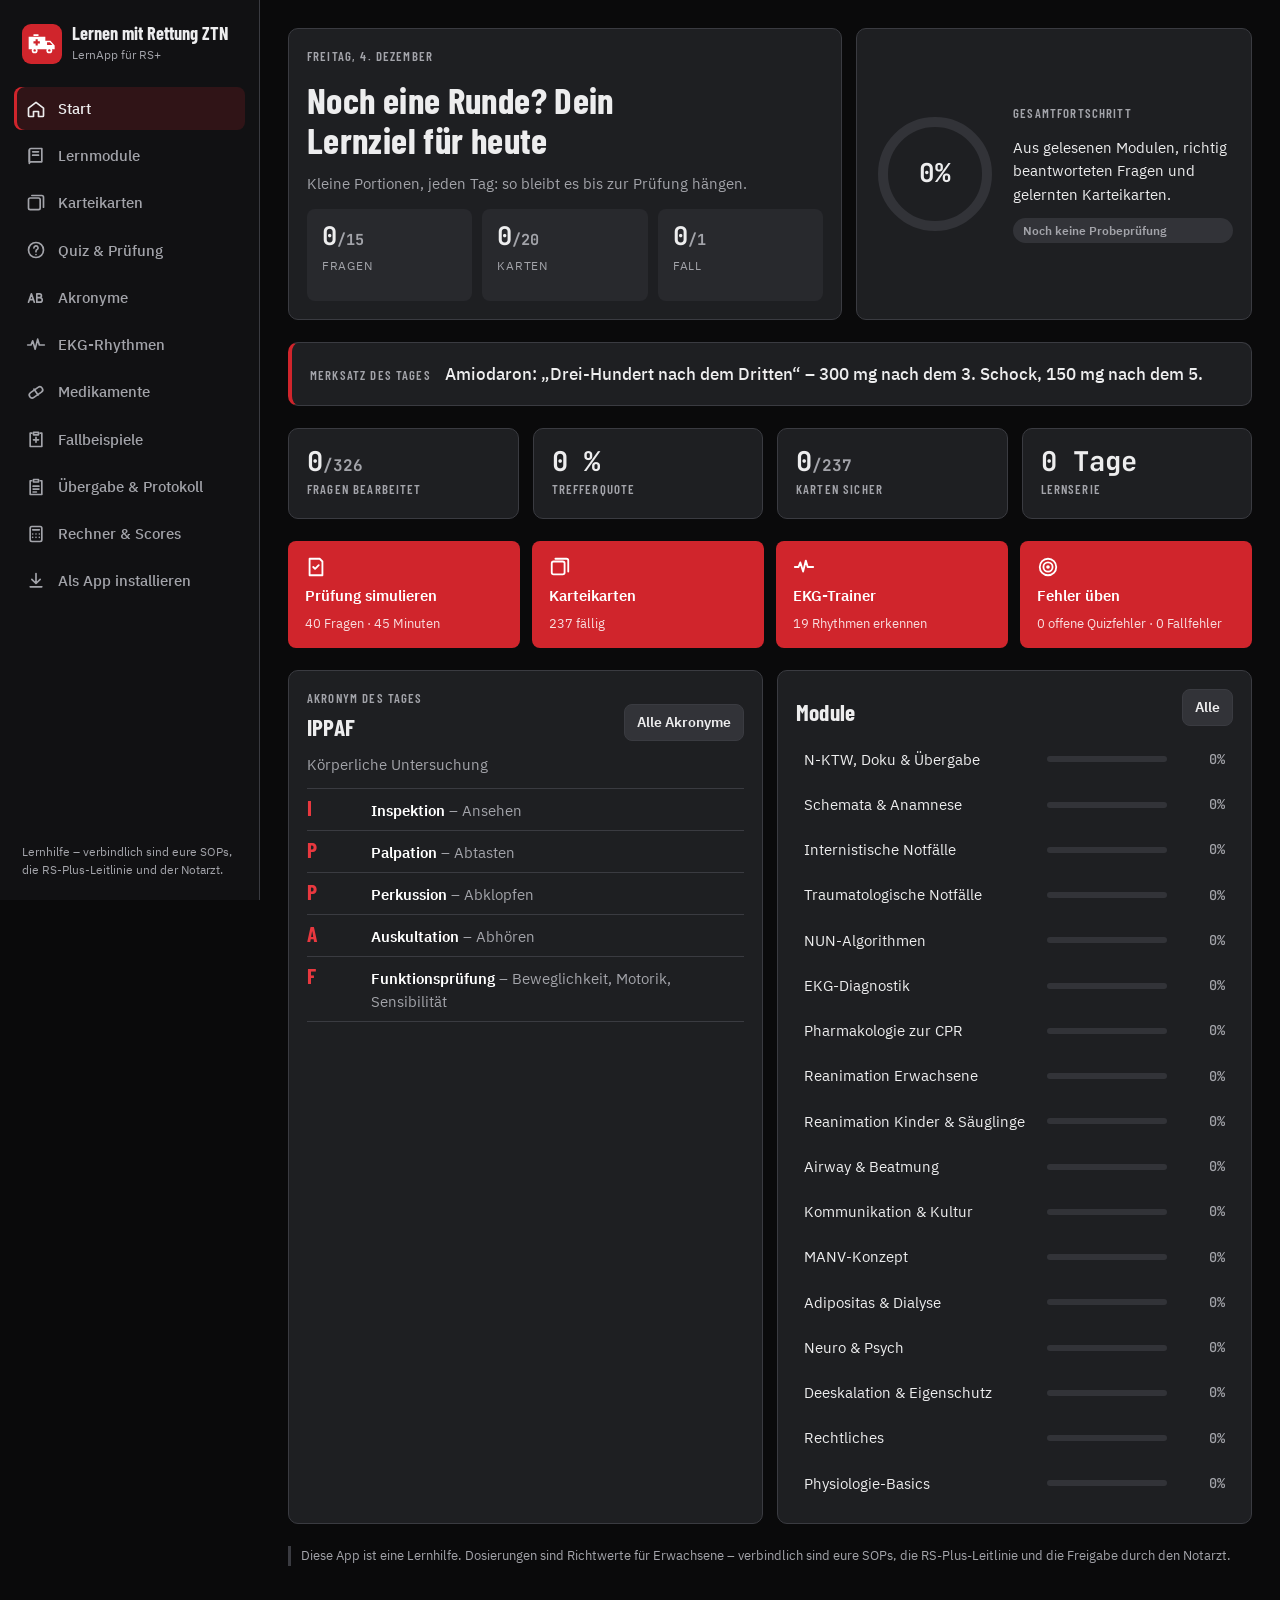
<file: index.html>
<!doctype html>
<html lang="de">
<head>
  <meta charset="utf-8">
  <meta name="viewport" content="width=device-width, initial-scale=1, viewport-fit=cover">
  <meta name="theme-color" content="#0a0a0b">
  <title>Lernen mit Rettung ZTN</title>
  <link rel="stylesheet" href="css/fonts.css">
  <link rel="stylesheet" href="css/app.css">
  <link rel="manifest" href="manifest.webmanifest">
  <link rel="icon" href="icons/icon.svg" type="image/svg+xml">
  <link rel="apple-touch-icon" href="icons/apple-touch-icon.png">
  <meta name="apple-mobile-web-app-capable" content="yes">
  <meta name="apple-mobile-web-app-status-bar-style" content="black">
  <meta name="apple-mobile-web-app-title" content="Rettung ZTN">
</head>
<body>
  <div id="app"></div>
  <noscript>Bitte JavaScript aktivieren, um die Lernapp zu nutzen.</noscript>
  <script src="js/data/akronyme.js"></script>
  <script src="js/data/module.js"></script>
  <script src="js/data/fragen.js"></script>
  <script src="js/data/medikamente.js"></script>
  <script src="js/data/faelle.js"></script>
  <script src="js/data/entscheidungen.js"></script>
  <script src="js/data/ekg.js"></script>
  <script src="js/app.js"></script>
</body>
</html>
</file>
<file: css/fonts.css>
/* Schriften lokal eingebunden (SIL Open Font License, siehe fonts/LICENSE-*.txt) – keine Verbindung zu Google */
@font-face { font-family: 'Barlow Condensed'; font-style: normal; font-weight: 600; font-display: swap; src: url('../fonts/barlow-condensed-latin-600-normal.woff2') format('woff2'); }
@font-face { font-family: 'Barlow Condensed'; font-style: normal; font-weight: 700; font-display: swap; src: url('../fonts/barlow-condensed-latin-700-normal.woff2') format('woff2'); }
@font-face { font-family: 'IBM Plex Sans'; font-style: normal; font-weight: 400; font-display: swap; src: url('../fonts/ibm-plex-sans-latin-400-normal.woff2') format('woff2'); }
@font-face { font-family: 'IBM Plex Sans'; font-style: normal; font-weight: 500; font-display: swap; src: url('../fonts/ibm-plex-sans-latin-500-normal.woff2') format('woff2'); }
@font-face { font-family: 'IBM Plex Sans'; font-style: normal; font-weight: 600; font-display: swap; src: url('../fonts/ibm-plex-sans-latin-600-normal.woff2') format('woff2'); }
@font-face { font-family: 'JetBrains Mono'; font-style: normal; font-weight: 500; font-display: swap; src: url('../fonts/jetbrains-mono-latin-500-normal.woff2') format('woff2'); }
@font-face { font-family: 'JetBrains Mono'; font-style: normal; font-weight: 700; font-display: swap; src: url('../fonts/jetbrains-mono-latin-700-normal.woff2') format('woff2'); }
</file>
<file: css/app.css>
/* RS Plus Lernapp – Layout: Seitenleiste (Desktop) bzw. Tab-Leiste (Handy), Inhalt in anthrazitfarbenen Feldern auf Schwarz */
:root {
  color-scheme: dark;
  --bg: #0a0a0b;
  --surface: #1e1f22;
  --surface-2: #28292d;
  --surface-3: #323338;
  --line: #3a3b41;
  --text: #ededee;
  --muted: #a3a4aa;
  --red: #d0252c;
  --red-hi: #e8383f;
  --red-soft: rgba(208, 37, 44, 0.16);
  --ok: #3db37c;
  --ok-soft: rgba(61, 179, 124, 0.15);
  --warn: #e2a23a;
  --warn-soft: rgba(226, 162, 58, 0.15);
  --ekg-bg: #0e0e0f;
  --ekg-gs: #2b1517;
  --ekg-gl: #4d1e22;
  --ekg-line: #5ef08f;
  --f-display: 'Barlow Condensed', 'Arial Narrow', 'Roboto Condensed', sans-serif;
  --f-body: 'IBM Plex Sans', system-ui, -apple-system, 'Segoe UI', Roboto, sans-serif;
  --f-mono: 'JetBrains Mono', ui-monospace, 'SFMono-Regular', Menlo, monospace;
  --r: 10px;
  --nav-h: 64px;
}

* { box-sizing: border-box; }
html, body { margin: 0; background: var(--bg); color: var(--text); }
body { font-family: var(--f-body); font-size: 15px; line-height: 1.55; -webkit-font-smoothing: antialiased; }
img, svg { max-width: 100%; }
[hidden] { display: none !important; }
button { font: inherit; color: inherit; }
a { color: var(--red-hi); }
:focus-visible { outline: 2px solid var(--red-hi); outline-offset: 2px; }
h1, h2, h3 { font-family: var(--f-display); font-weight: 700; letter-spacing: 0.01em; line-height: 1.1; margin: 0; text-wrap: balance; }
h1 { font-size: 2rem; }
h2 { font-size: 1.45rem; }
h3 { font-size: 1.15rem; }
p { margin: 0; }
.mono { font-family: var(--f-mono); font-variant-numeric: tabular-nums; }
.muted { color: var(--muted); }
.label { font-family: var(--f-display); text-transform: uppercase; letter-spacing: 0.09em; font-size: 0.8rem; color: var(--muted); font-weight: 600; }

/* ---------- Grundgerüst ---------- */
.app { display: grid; grid-template-columns: 260px minmax(0, 1fr); min-height: 100vh; }
.sidebar {
  position: sticky; top: 0; height: 100vh; overflow-y: auto;
  background: #111113; border-right: 1px solid var(--line);
  padding: 20px 14px; display: flex; flex-direction: column; gap: 4px;
}
.brand { display: flex; align-items: center; gap: 10px; padding: 4px 8px 18px; }
.brand-mark {
  width: 40px; height: 40px; border-radius: 9px; background: var(--red);
  display: grid; place-items: center; flex: none;
}
.brand-mark svg { width: 32px; height: 32px; }
.brand-name { font-family: var(--f-display); font-weight: 700; font-size: 1.15rem; line-height: 1.05; white-space: nowrap; }
.brand-sub { font-size: 0.75rem; color: var(--muted); margin-top: 3px; }
.nav-link {
  display: flex; align-items: center; gap: 12px; padding: 10px 12px; border-radius: 8px;
  color: var(--muted); text-decoration: none; font-weight: 500; border: 0; background: none; cursor: pointer; text-align: left;
}
.nav-link svg { width: 20px; height: 20px; flex: none; }
.nav-link:hover { background: var(--surface); color: var(--text); }
.nav-link.aktiv { background: var(--red-soft); color: var(--text); box-shadow: inset 3px 0 0 var(--red); }
.sidebar-foot { margin-top: auto; padding: 14px 8px 0; font-size: 0.75rem; color: var(--muted); }

.main {
  min-width: 0;
  padding-block: 28px 48px;
  padding-left: max(28px, env(safe-area-inset-left, 0px));
  padding-right: max(28px, env(safe-area-inset-right, 0px));
}
.inhalt { max-width: 1120px; margin: 0 auto; display: flex; flex-direction: column; gap: 22px; }

.topbar, .bottomnav { display: none; }

/* ---------- Bausteine ---------- */
.feld { background: var(--surface); border: 1px solid var(--line); border-radius: var(--r); padding: 18px; min-width: 0; }
.feld-2 { background: var(--surface-2); border-radius: 8px; padding: 14px; min-width: 0; }
.stapel { display: flex; flex-direction: column; gap: 12px; }
.reihe { display: flex; gap: 12px; flex-wrap: wrap; align-items: center; }
.raster { display: grid; gap: 14px; grid-template-columns: repeat(auto-fill, minmax(240px, 1fr)); }
.raster-2 { display: grid; gap: 14px; grid-template-columns: repeat(2, minmax(0, 1fr)); }
.kopf { display: flex; align-items: flex-end; justify-content: space-between; gap: 14px; flex-wrap: wrap; }
.kopf .stapel { gap: 6px; }

.btn {
  display: inline-flex; align-items: center; justify-content: center; gap: 8px;
  min-height: 44px; padding: 10px 18px; border-radius: 8px; border: 1px solid transparent;
  background: var(--red); color: #fff; font-weight: 600; cursor: pointer; text-decoration: none;
  transition: background 0.15s;
}
.btn:hover { background: var(--red-hi); }
.btn svg { width: 18px; height: 18px; }
.btn.zweit { background: var(--surface-3); border-color: var(--line); color: var(--text); }
.btn.zweit:hover { background: #3c3d43; }
.btn.klein { min-height: 36px; padding: 6px 12px; font-size: 0.9rem; }
.btn.breit { width: 100%; }
.btn:disabled { opacity: 0.45; cursor: default; }

.chip { display: inline-flex; align-items: center; gap: 6px; padding: 3px 10px; border-radius: 999px; font-size: 0.78rem; font-weight: 600; background: var(--surface-3); color: var(--muted); white-space: nowrap; }
.chip.rot { background: var(--red-soft); color: #ff8a8f; }
.chip.ok { background: var(--ok-soft); color: #7fe0b0; }
.chip.warn { background: var(--warn-soft); color: #f3c57a; }
.filter { display: flex; gap: 8px; flex-wrap: wrap; }
.filter button { border: 1px solid var(--line); background: var(--surface); color: var(--muted); border-radius: 999px; padding: 6px 14px; cursor: pointer; font-size: 0.88rem; }
.filter button.aktiv { background: var(--red); border-color: var(--red); color: #fff; }

.balken { height: 6px; background: var(--surface-3); border-radius: 99px; overflow: hidden; }
.balken > span { display: block; height: 100%; background: var(--red); border-radius: 99px; }
.balken.ok > span { background: var(--ok); }

.zurueck { display: inline-flex; align-items: center; gap: 6px; color: var(--muted); background: none; border: 0; cursor: pointer; padding: 4px 0; font-size: 0.9rem; }
.zurueck:hover { color: var(--text); }
.zurueck svg { width: 16px; height: 16px; }

.suche { width: 100%; min-height: 44px; background: var(--surface); border: 1px solid var(--line); border-radius: 8px; color: var(--text); padding: 10px 14px; font: inherit; }
.suche:focus { outline: 2px solid var(--red); border-color: transparent; }

.hinweis { font-size: 0.82rem; color: var(--muted); border-left: 3px solid var(--line); padding-left: 10px; }

/* ---------- Dashboard ---------- */
.hero { display: grid; grid-template-columns: minmax(0, 1.4fr) minmax(0, 1fr); gap: 14px; }
.hero-text { display: flex; flex-direction: column; gap: 14px; justify-content: space-between; }
.hero-text h1 { font-size: 2.3rem; }
.tagesziele { display: grid; grid-template-columns: repeat(3, minmax(0, 1fr)); gap: 10px; }
.tagesziel { display: flex; flex-direction: column; gap: 6px; text-align: left; background: var(--surface-2); border: 1px solid transparent; border-radius: 8px; padding: 12px 14px; cursor: pointer; color: var(--text); }
.tagesziel:hover { border-color: var(--line); }
.tagesziel b { font-size: 1.6rem; line-height: 1.1; }
.tagesziel b span { font-size: 0.95rem; color: var(--muted); }
.tagesziel > span { font-size: 0.78rem; color: var(--muted); text-transform: uppercase; letter-spacing: 0.06em; }
.tagesziel.ok { border-color: var(--ok); }
.merksatz { display: flex; gap: 14px; align-items: baseline; flex-wrap: wrap; border-left: 4px solid var(--red); }
.merksatz p { font-size: 1.05rem; font-weight: 500; flex: 1 1 280px; }
.ring-feld { display: flex; align-items: center; gap: 18px; }
.ring { width: 120px; height: 120px; flex: none; }
.ring .bahn { stroke: var(--surface-3); }
.ring .wert { stroke: var(--red); transition: stroke-dashoffset 0.6s; }
.ring text { fill: var(--text); font-family: var(--f-mono); font-weight: 700; }
.kacheln { display: grid; grid-template-columns: repeat(4, minmax(0, 1fr)); gap: 14px; }
.kachel { display: flex; flex-direction: column; gap: 4px; }
.kachel b { font-family: var(--f-mono); font-size: 1.7rem; line-height: 1.1; }
.aktionen { display: grid; grid-template-columns: repeat(4, minmax(0, 1fr)); gap: 12px; }
.aktion { flex-direction: column; align-items: flex-start; text-align: left; min-height: 92px; padding: 14px 16px; gap: 6px; }
.aktion svg { width: 22px; height: 22px; }
.aktion small { font-weight: 400; opacity: 0.85; font-size: 0.8rem; }

.modul-liste { display: flex; flex-direction: column; gap: 2px; }
.modul-zeile { display: grid; grid-template-columns: minmax(0, 1fr) 120px 44px; gap: 14px; align-items: center; padding: 10px 8px; border-radius: 8px; background: none; border: 0; text-align: left; cursor: pointer; color: var(--text); }
.modul-zeile:hover { background: var(--surface-2); }
.modul-zeile .pct { font-family: var(--f-mono); font-size: 0.85rem; color: var(--muted); text-align: right; }

/* ---------- Module ---------- */
.modul-karte { display: flex; flex-direction: column; gap: 10px; cursor: pointer; text-align: left; color: var(--text); transition: border-color 0.15s; }
.modul-karte:hover { border-color: #55565d; }
.modul-karte p { color: var(--muted); font-size: 0.9rem; }
.modul-karte .reihe { justify-content: space-between; }
.abschnitt h3 { margin-bottom: 10px; }
.punkte { margin: 0; padding-left: 20px; display: flex; flex-direction: column; gap: 7px; }
.punkte li::marker { color: var(--red); }
.punkte strong, .feld strong { color: #fff; }
.tabelle-box { overflow-x: auto; }
table { border-collapse: collapse; width: 100%; font-size: 0.92rem; }
th, td { text-align: left; padding: 9px 10px; border-bottom: 1px solid var(--line); vertical-align: top; }
th { font-family: var(--f-display); text-transform: uppercase; letter-spacing: 0.06em; font-size: 0.8rem; color: var(--muted); font-weight: 600; background: var(--surface-2); }
td:first-child { font-weight: 600; }

/* ---------- Quiz ---------- */
.quiz-kopf { display: flex; justify-content: space-between; align-items: center; gap: 12px; flex-wrap: wrap; }
.frage { font-size: 1.15rem; font-weight: 600; line-height: 1.4; }
.antworten { display: flex; flex-direction: column; gap: 10px; }
.antwort {
  display: grid; grid-template-columns: 30px minmax(0, 1fr); gap: 12px; align-items: center;
  padding: 12px 14px; border-radius: 8px; border: 1px solid var(--line); background: var(--surface-2);
  text-align: left; cursor: pointer; min-height: 52px;
}
.antwort:hover:not(:disabled) { border-color: #5a5b62; }
.antwort .bst { width: 28px; height: 28px; border-radius: 6px; background: var(--surface-3); display: grid; place-items: center; font-family: var(--f-display); font-weight: 700; }
.antwort.gewaehlt { border-color: var(--red); background: var(--red-soft); }
.antwort.richtig { border-color: var(--ok); background: var(--ok-soft); }
.antwort.richtig .bst { background: var(--ok); color: #06140d; }
.antwort.falsch { border-color: var(--red); background: var(--red-soft); }
.antwort.falsch .bst { background: var(--red); color: #fff; }
.antwort:disabled { cursor: default; }
.erklaerung { border-left: 3px solid var(--ok); padding: 8px 12px; background: var(--surface-2); border-radius: 0 8px 8px 0; }
.erklaerung.falsch { border-left-color: var(--red); }
.ergebnis-zahl { font-family: var(--f-mono); font-size: 3rem; font-weight: 700; line-height: 1; }
.timer { font-family: var(--f-mono); font-weight: 700; font-size: 1.1rem; }
.timer.knapp { color: var(--red-hi); }
.punkte-navi { display: flex; gap: 4px; flex-wrap: wrap; }
.punkte-navi span { width: 10px; height: 10px; border-radius: 3px; background: var(--surface-3); }
.punkte-navi span.ok { background: var(--ok); }
.punkte-navi span.nein { background: var(--red); }
.punkte-navi span.jetzt { outline: 2px solid var(--text); }

/* ---------- Karteikarten ---------- */
.karte-buehne { perspective: 1400px; }
.karte {
  position: relative; min-height: 280px; border-radius: 14px; cursor: pointer;
  transform-style: preserve-3d; transition: transform 0.45s;
}
.karte.umgedreht { transform: rotateY(180deg); }
.karte-seite {
  position: absolute; inset: 0; backface-visibility: hidden; -webkit-backface-visibility: hidden;
  border-radius: 14px; border: 1px solid var(--line); background: var(--surface);
  padding: 26px; display: flex; flex-direction: column; justify-content: center; gap: 12px; overflow-y: auto;
}
.karte-seite.hinten { transform: rotateY(180deg); background: var(--surface-2); border-color: #4a4b52; }
.karte-text { font-size: 1.25rem; line-height: 1.45; font-weight: 500; }
.karte-seite.vorne .karte-text { font-family: var(--f-display); font-size: 1.7rem; font-weight: 600; }
.bewertung { display: grid; grid-template-columns: repeat(3, minmax(0, 1fr)); gap: 10px; }
.boxen { display: grid; grid-template-columns: repeat(5, minmax(0, 1fr)); gap: 8px; }
.box { text-align: center; padding: 10px 4px; }
.box b { display: block; font-family: var(--f-mono); font-size: 1.3rem; }
.box span { font-size: 0.72rem; color: var(--muted); }

/* ---------- EKG ---------- */
.ekg-svg { display: block; width: 100%; height: auto; aspect-ratio: 600 / 180; border-radius: 6px; }
.ekg-svg.klein { aspect-ratio: 600 / 180; }
.ekg-bg { fill: var(--ekg-bg); }
.ekg-gs { fill: none; stroke: var(--ekg-gs); stroke-width: 0.6; }
.ekg-gl { fill: none; stroke: var(--ekg-gl); stroke-width: 1; }
.ekg-line { fill: none; stroke: var(--ekg-line); stroke-width: 1.8; stroke-linejoin: round; stroke-linecap: round; filter: drop-shadow(0 0 2px rgba(94, 240, 143, 0.45)); }
.ekg-scroll { overflow-x: auto; }
.ekg-scroll .ekg-svg { min-width: 340px; }
.rhythmus-karte { display: flex; flex-direction: column; gap: 10px; cursor: pointer; text-align: left; color: var(--text); }
.rhythmus-karte:hover { border-color: #55565d; }
.massstab { display: flex; gap: 14px; flex-wrap: wrap; font-size: 0.78rem; color: var(--muted); }

/* ---------- Medikamente ---------- */
.medi-zeile { display: grid; grid-template-columns: minmax(0, 1fr) auto; gap: 8px 14px; align-items: center; padding: 14px 16px; cursor: pointer; text-align: left; color: var(--text); }
.medi-zeile:hover { border-color: #55565d; }
.medi-zeile .ind { grid-column: 1 / -1; color: var(--muted); font-size: 0.88rem; }
.medi-name { font-family: var(--f-display); font-size: 1.25rem; font-weight: 700; }
.steckbrief { display: grid; grid-template-columns: 170px minmax(0, 1fr); gap: 0; }
.steckbrief > div { padding: 12px 14px; border-top: 1px solid var(--line); }
.steckbrief > div:nth-child(odd) { font-family: var(--f-display); text-transform: uppercase; letter-spacing: 0.06em; font-size: 0.82rem; color: var(--muted); font-weight: 600; background: var(--surface-2); }
.steckbrief .dosis { font-family: var(--f-mono); font-size: 0.92rem; }
.steckbrief ul { margin: 0; padding-left: 18px; }
.cave { border: 1px solid var(--red); background: var(--red-soft); border-radius: 8px; padding: 12px 14px; }

/* ---------- Fälle ---------- */
.werte { display: flex; flex-wrap: wrap; gap: 8px; }
.wert { background: var(--surface-2); border-radius: 8px; padding: 8px 12px; min-width: 84px; }
.wert span { display: block; font-size: 0.72rem; color: var(--muted); text-transform: uppercase; letter-spacing: 0.06em; }
.wert b { font-family: var(--f-mono); font-size: 1.05rem; }
.schritt { display: flex; flex-direction: column; gap: 10px; }
.schritt-nr { font-family: var(--f-display); font-weight: 700; color: var(--red-hi); }
.loesung { border-left: 3px solid var(--ok); background: var(--surface-2); padding: 10px 14px; border-radius: 0 8px 8px 0; }
.uebergabe { font-style: italic; line-height: 1.7; }

/* ---------- Rechner ---------- */
.rechner label { display: flex; flex-direction: column; gap: 6px; font-size: 0.88rem; color: var(--muted); }
.rechner select, .rechner input {
  min-height: 44px; background: var(--surface-2); border: 1px solid var(--line); border-radius: 8px; color: var(--text); padding: 8px 12px; font: inherit;
}
.ergebnis { font-family: var(--f-mono); font-size: 2rem; font-weight: 700; }
.check { display: flex; gap: 10px; align-items: center; color: var(--text) !important; font-size: 0.95rem !important; flex-direction: row !important; }
.check input { min-height: 0; width: 20px; height: 20px; flex: none; accent-color: var(--red); }

.toast { position: fixed; left: 50%; transform: translateX(-50%); bottom: calc(24px + env(safe-area-inset-bottom, 0px)); background: var(--surface-3); border: 1px solid var(--line); padding: 10px 18px; border-radius: 8px; z-index: 50; }

/* ---------- Übergabe & Protokoll ---------- */
.eingabe { width: 100%; background: var(--surface-2); border: 1px solid var(--line); border-radius: 8px; color: var(--text); padding: 12px 14px; font: inherit; line-height: 1.6; resize: vertical; }
.eingabe:focus { outline: 2px solid var(--red); border-color: transparent; }
.raster-3 { display: grid; gap: 12px; grid-template-columns: repeat(auto-fill, minmax(170px, 1fr)); }
.protokoll h3 { margin-top: 6px; }
.protokoll input[type="text"], .protokoll input[type="number"] { width: 100%; }

/* ---------- Akronyme ---------- */
.akr-raster { display: grid; gap: 14px; grid-template-columns: repeat(auto-fill, minmax(340px, 1fr)); align-items: start; }
.akr-zeilen { display: flex; flex-direction: column; border-top: 1px solid var(--line); }
.akr-zeile { display: grid; grid-template-columns: 52px minmax(0, 1fr); gap: 12px; align-items: baseline; padding: 8px 0; border-bottom: 1px solid var(--line); font-size: 0.93rem; }
.akr-b { font-family: var(--f-display); font-weight: 700; font-size: 1.35rem; color: var(--red-hi); line-height: 1; overflow-wrap: anywhere; }

/* ---------- Handy ---------- */
@media (max-width: 900px) {
  .app { display: block; }
  .sidebar { display: none; }
  .topbar {
    display: flex; align-items: center; gap: 10px; position: sticky; top: env(safe-area-inset-top, 0px); z-index: 20;
    background: rgba(10, 10, 11, 0.92); backdrop-filter: blur(8px); border-bottom: 1px solid var(--line);
    padding-block: 10px; padding-left: max(16px, env(safe-area-inset-left, 0px)); padding-right: max(16px, env(safe-area-inset-right, 0px));
  }
  body::before { content: ""; position: fixed; inset: 0 0 auto; height: env(safe-area-inset-top, 0px); z-index: 10; background: var(--bg); }
  .topbar .brand { padding: 0; }
  .main { padding-block: 18px calc(var(--nav-h) + 28px + env(safe-area-inset-bottom, 0px)); padding-left: max(16px, env(safe-area-inset-left, 0px)); padding-right: max(16px, env(safe-area-inset-right, 0px)); }
  .bottomnav {
    display: grid; grid-template-columns: repeat(5, minmax(0, 1fr)); position: fixed; left: 0; right: 0; bottom: 0; z-index: 30;
    background: #111113; border-top: 1px solid var(--line);
    padding-bottom: env(safe-area-inset-bottom, 0px); padding-left: env(safe-area-inset-left, 0px); padding-right: env(safe-area-inset-right, 0px);
  }
  .bottomnav button { display: flex; flex-direction: column; align-items: center; justify-content: center; gap: 3px; height: var(--nav-h); border: 0; background: none; color: var(--muted); font-size: 0.7rem; cursor: pointer; }
  .bottomnav button svg { width: 22px; height: 22px; }
  .bottomnav button.aktiv { color: var(--red-hi); }
  .hero, .raster-2, .akr-raster { grid-template-columns: minmax(0, 1fr); }
  .hero-text h1 { font-size: 1.9rem; }
  .kacheln, .aktionen { grid-template-columns: repeat(2, minmax(0, 1fr)); }
  .steckbrief { grid-template-columns: minmax(0, 1fr); }
  .steckbrief > div:nth-child(odd) { padding-bottom: 6px; }
  .modul-zeile { grid-template-columns: minmax(0, 1fr) 70px 40px; }
  .karte { min-height: 300px; }
  .karte-seite.vorne .karte-text { font-size: 1.45rem; }
  .bewertung .btn { padding: 10px 8px; font-size: 0.9rem; }
  h1 { font-size: 1.7rem; }
}
.mehr-menue { display: grid; grid-template-columns: repeat(2, minmax(0, 1fr)); gap: 10px; }
.mehr-menue .btn { min-height: 64px; justify-content: flex-start; }

@media (prefers-reduced-motion: reduce) {
  .karte, .ring .wert, .btn { transition: none; }
}
</file>
